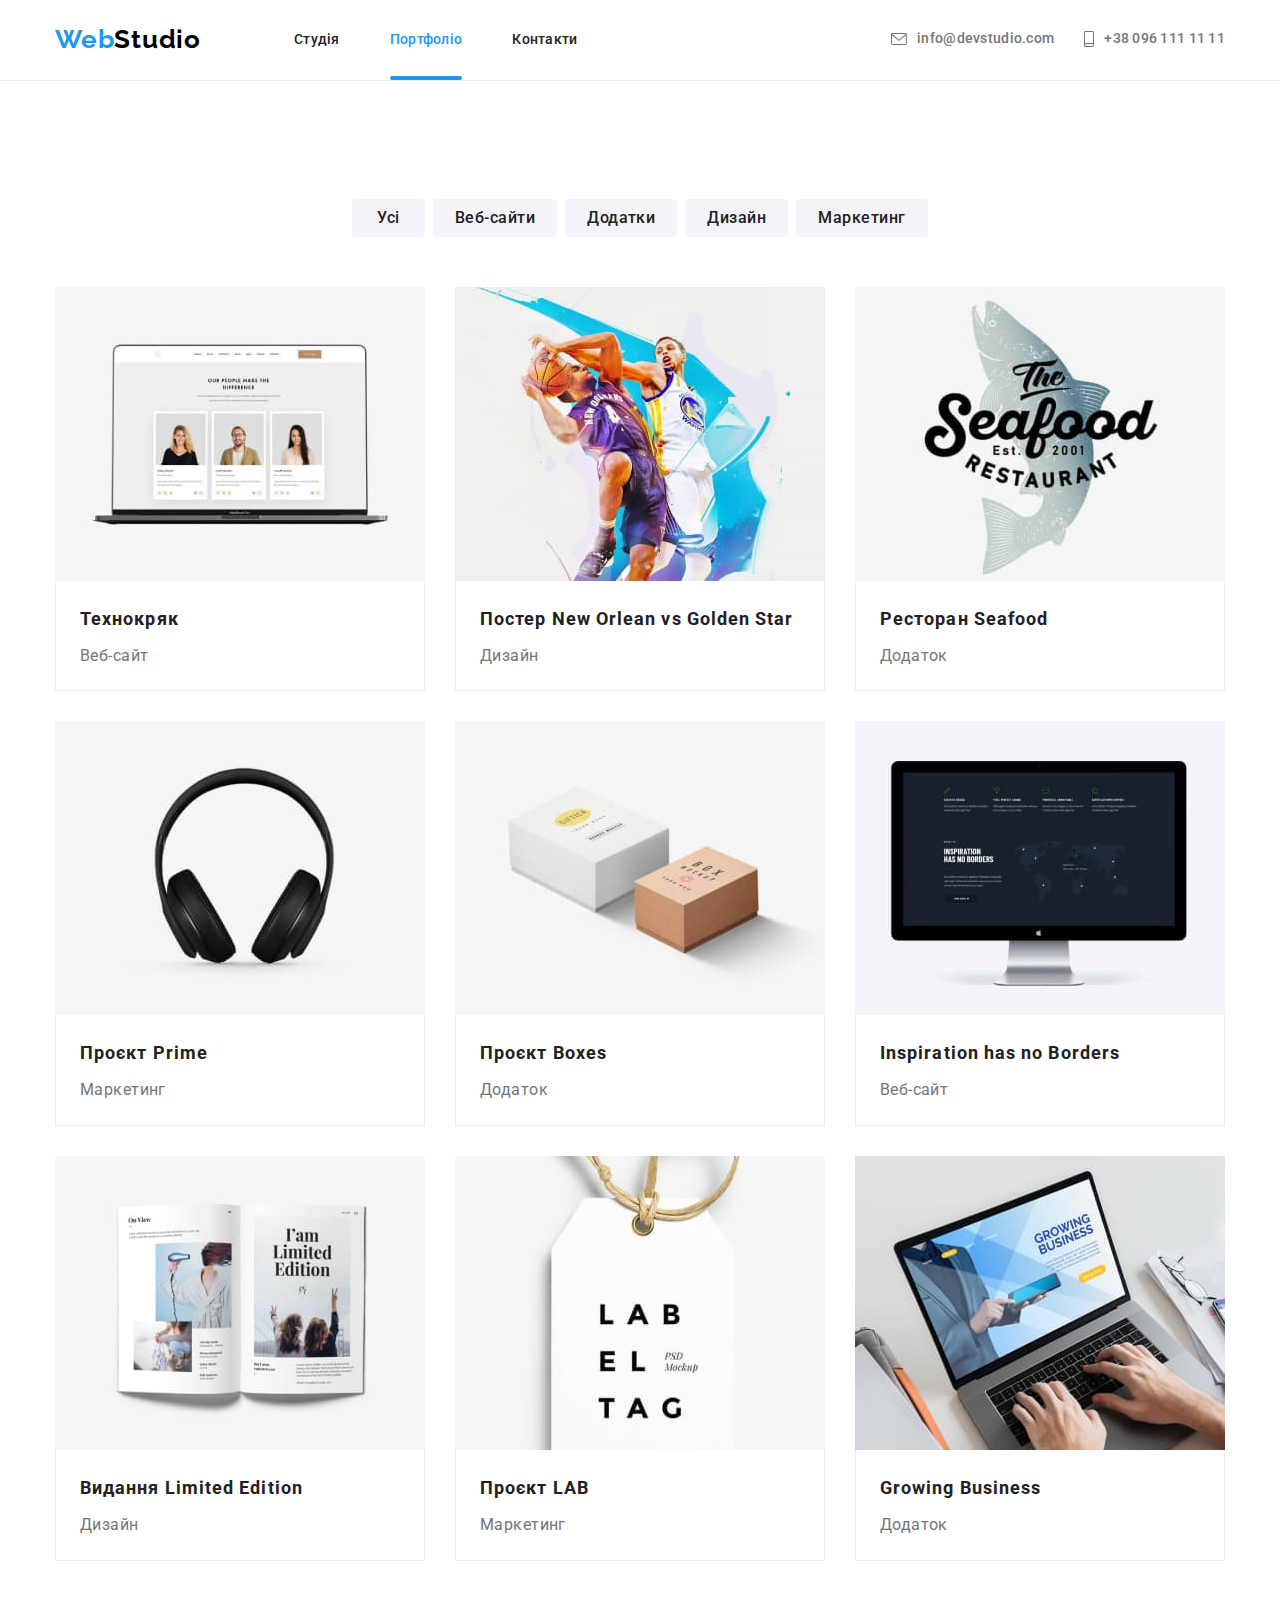
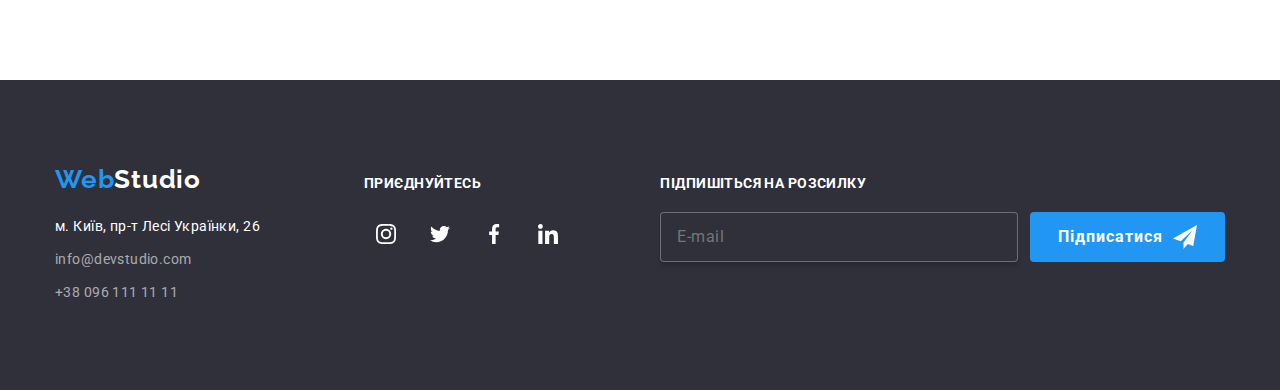
<file: portfolio.html>
<!DOCTYPE html>
<html lang="en">
  <head>
    <meta charset="UTF-8" />
    <meta http-equiv="X-UA-Compatible" content="IE=edge" />
    <meta name="viewport" content="width=device-width, initial-scale=1.0" />
    <title>Document</title>
    <link rel="preconnect" href="https://fonts.googleapis.com" />
    <link rel="preconnect" href="https://fonts.gstatic.com" crossorigin />
    <link
      href="https://fonts.googleapis.com/css2?family=Raleway:wght@700&family=Roboto:wght@400;500;700;900&display=swap"
      rel="stylesheet"
    />
    <link
      rel="stylesheet"
      href="https://cdn.jsdelivr.net/npm/modern-normalize@1.1.0/modern-normalize.min.css"
    />
    <link rel="stylesheet" href="css/main.min.css" />
  </head>
  <body>
    <!-- Шапка сайту -->
    <header class="page-header">
      <div class="container">
        <nav class="main-nav">
          <a href="./index.html" class="logo logo-nav"
            >Web<span class="logo-main logo-nav">Studio</span>
          </a>
          <ul class="list site-nav">
            <li class="site-nav-item">
              <a href="./index.html" class="link nav-link">Студія </a>
            </li>
            <li class="site-nav-item">
              <a href="./portfolio.html" class="link nav-link current">Портфоліо </a>
            </li>
            <li class="site-nav-item">
              <a href="./index.html" class="link nav-link">Контакти </a>
            </li>
          </ul>
        </nav>
        <ul class="auts-nav list">
          <li class="auts-nav-item">
            <a href="mailto:info@devstudio.com" class="link">
              <svg class="auts-nav-icon" width="16" height="12">
                <use href="./images/icons.svg#envelope"></use>
              </svg>
              info@devstudio.com
            </a>
          </li>
          <li class="auts-nav-item">
            <a href="tel:380961111111" class="link">
              <svg class="auts-nav-icon" width="10" height="16">
                <use href="./images/icons.svg#smartphone"></use>
              </svg>
              +38 096 111 11 11
            </a>
          </li>
        </ul>
      </div>
    </header>
    <main>
      <!-- Портфоліо -->

      <section class="portfolio main-portfolio">
        <div class="container">
          <h1 class="visually-hidden">Portfolio</h1>
          <ul class="list button-list">
            <li class="button-item">
              <button class="portfolio-button first" type="button">Усі</button>
            </li>
            <li class="button-item">
              <button class="portfolio-button" type="button">Веб-сайти</button>
            </li>
            <li class="button-item">
              <button class="portfolio-button" type="button">Додатки</button>
            </li>
            <li class="button-item">
              <button class="portfolio-button" type="button">Дизайн</button>
            </li>
            <li class="button-item">
              <button class="portfolio-button" type="button">Маркетинг</button>
            </li>
          </ul>

          <!-- Портфоліо лінк -->
          <ul class="list portfolio-icon">
            <li class="item">
              <a class="portfolio-img" href="./">
                <div class="card-overlay">
                  <img src="images/technocrack.jpg" alt="Technocrack" width="370" />
                  <div class="overlay">
                    <p class="overlay-post">
                      Ресурс пропонує комплексні пропозиції з різним рівнем функціоналу та сервісів.
                      Все це дозволить відвідувачу отримати вичерпні відомості про компанію чи
                      приватну особу.
                    </p>
                  </div>
                </div>
                <div class="card-text">
                  <h2 class="portfolio-title">Технокряк</h2>
                  <p class="portfolio-text">Веб-сайт</p>
                </div>
              </a>
            </li>

            <li class="item">
              <a class="portfolio-img" href="./">
                <div class="card-overlay">
                  <img
                    src="images/new-orlean-poster.jpg"
                    alt="New Orlean vs Golden Star poster"
                    width="370"
                  />
                  <div class="overlay">
                    <p class="overlay-post">
                      Ресурс пропонує комплексні пропозиції з різним рівнем функціоналу та сервісів.
                      Все це дозволить відвідувачу отримати вичерпні відомості про компанію чи
                      приватну особу.
                    </p>
                  </div>
                </div>

                <div class="card-text">
                  <h2 class="portfolio-title">Постер New Orlean vs Golden Star</h2>
                  <p class="portfolio-text">Дизайн</p>
                </div>
              </a>
            </li>

            <li class="item">
              <a class="portfolio-img" href="./">
                <div class="card-overlay">
                  <img
                    src="images/seafood-restaurant.jpg"
                    alt="Seafood Restaurant
                            "
                    width="370"
                  />
                  <div class="overlay">
                    <p class="overlay-post">
                      Ресурс пропонує комплексні пропозиції з різним рівнем функціоналу та сервісів.
                      Все це дозволить відвідувачу отримати вичерпні відомості про компанію чи
                      приватну особу.
                    </p>
                  </div>
                </div>
                <div class="card-text">
                  <h2 class="portfolio-title">Ресторан Seafood</h2>
                  <p class="portfolio-text">Додаток</p>
                </div>
              </a>
            </li>

            <li class="item">
              <a class="portfolio-img" href="./">
                <div class="card-overlay">
                  <img src="images/headphones-project.jpg" alt="Project Prime" width="370" />
                  <div class="overlay">
                    <p class="overlay-post">
                      Ресурс пропонує комплексні пропозиції з різним рівнем функціоналу та сервісів.
                      Все це дозволить відвідувачу отримати вичерпні відомості про компанію чи
                      приватну особу.
                    </p>
                  </div>
                </div>
                <div class="card-text">
                  <h2 class="portfolio-title">Проєкт Prime</h2>
                  <p class="portfolio-text">Маркетинг</p>
                </div>
              </a>
            </li>

            <li class="item">
              <a class="portfolio-img" href="./">
                <div class="card-overlay">
                  <img src="images/project-boxes.jpg" alt="Project Boxes" width="370" />
                  <div class="overlay">
                    <p class="overlay-post">
                      Ресурс пропонує комплексні пропозиції з різним рівнем функціоналу та сервісів.
                      Все це дозволить відвідувачу отримати вичерпні відомості про компанію чи
                      приватну особу.
                    </p>
                  </div>
                </div>
                <div class="card-text">
                  <h2 class="portfolio-title">Проєкт Boxes</h2>
                  <p class="portfolio-text">Додаток</p>
                </div>
              </a>
            </li>

            <li class="item">
              <a class="portfolio-img" href="./">
                <div class="card-overlay">
                  <img
                    src="images/inspiration-has-no-borders.jpg"
                    alt="Inspiration has no Borders"
                    width="370"
                  />
                  <div class="overlay">
                    <p class="overlay-post">
                      Ресурс пропонує комплексні пропозиції з різним рівнем функціоналу та сервісів.
                      Все це дозволить відвідувачу отримати вичерпні відомості про компанію чи
                      приватну особу.
                    </p>
                  </div>
                </div>
                <div class="card-text">
                  <h2 class="portfolio-title">Inspiration has no Borders</h2>
                  <p class="portfolio-text">Веб-сайт</p>
                </div>
              </a>
            </li>

            <li class="item">
              <a class="portfolio-img" href="./">
                <div class="card-overlay">
                  <img src="images/edition-limited.jpg" alt="Edition Limited" width="370" />
                  <div class="overlay">
                    <p class="overlay-post">
                      Ресурс пропонує комплексні пропозиції з різним рівнем функціоналу та сервісів.
                      Все це дозволить відвідувачу отримати вичерпні відомості про компанію чи
                      приватну особу.
                    </p>
                  </div>
                </div>

                <div class="card-text">
                  <h2 class="portfolio-title">Видання Limited Edition</h2>
                  <p class="portfolio-text">Дизайн</p>
                </div>
              </a>
            </li>

            <li class="item">
              <a class="portfolio-img" href="./">
                <div class="card-overlay">
                  <img src="images/lab-project.jpg" alt="LAB project" width="370" />
                  <div class="overlay">
                    <p class="overlay-post">
                      Ресурс пропонує комплексні пропозиції з різним рівнем функціоналу та сервісів.
                      Все це дозволить відвідувачу отримати вичерпні відомості про компанію чи
                      приватну особу.
                    </p>
                  </div>
                </div>
                <div class="card-text">
                  <h2 class="portfolio-title">Проєкт LAB</h2>
                  <p class="portfolio-text">Маркетинг</p>
                </div>
              </a>
            </li>

            <li class="item">
              <a class="portfolio-img" href="./">
                <div class="card-overlay">
                  <img src="images/growing-business.jpg" alt="Growing Business" width="370" />
                  <div class="overlay">
                    <p class="overlay-post">
                      Ресурс пропонує комплексні пропозиції з різним рівнем функціоналу та сервісів.
                      Все це дозволить відвідувачу отримати вичерпні відомості про компанію чи
                      приватну особу.
                    </p>
                  </div>
                </div>
                <div class="card-text">
                  <h2 class="portfolio-title">Growing Business</h2>
                  <p class="portfolio-text">Додаток</p>
                </div>
              </a>
            </li>
          </ul>
        </div>
      </section>
    </main>

    <footer class="section-footer">
      <div class="container container-footer">
        <div class="address-box">
          <a class="logo logo-nav-footer" href="./index.htmlp"
            >Web<span class="logo-footer logo-nav">Studio</span>
          </a>
          <address>
            <ul class="list footer-contacts">
              <li class="address-item">
                <a
                  class="address-footer"
                  href="https://www.google.com/maps/d/viewer?mid=10uSM3H-mIU3GznYo2szRIEphczw&h"
                  target="blank "
                  rel="noopener noreferrer"
                  >м. Київ, пр-т Лесі Українки, 26</a
                >
              </li>
              <li class="mail-item">
                <a class="mail-footer" href="mailto:info@devstudio.com">info@devstudio.com</a>
              </li>
              <li class="tel-item">
                <a class="tel-footer" href="tel:+380961111111">+38 096 111 11 11</a>
              </li>
            </ul>
          </address>
        </div>

        <div class="link-box-footer">
          <b class="footer-text"> приєднуйтесь</b>
          <ul class="footer-list footer-list">
            <li class="list footer-icon">
              <a class="team-list--icon" href="./index.html">
                <svg width="20" height="20">
                  <use href="./images/icons.svg#instagram"></use>
                </svg>
              </a>
            </li>
            <li class="list footer-icon">
              <a class="team-list--icon" href="./index.html">
                <svg width="20" height="20">
                  <use href="./images/icons.svg#twitter"></use>
                </svg>
              </a>
            </li>

            <li class="list footer-icon">
              <a class="team-list--icon" href="./index.html">
                <svg width="20" height="20">
                  <use href="./images/icons.svg#facebook"></use>
                </svg>
              </a>
            </li>

            <li class="list footer-icon">
              <a class="team-list--icon" href="./index.html">
                <svg width="20" height="20">
                  <use href="./images/icons.svg#linkedin"></use>
                </svg>
              </a>
            </li>
          </ul>
        </div>

        <div class="form-box">
          <h3 class="title-box-footer">Підпишіться на розсилку</h3>
          <form class="subscribe-form">
            <input
              class="subscribe-input"
              type="email"
              name="email"
              placeholder="E-mail"
              required
            />
            <button class="subscribe-button button">
              <span>Підписатися</span>
              <svg class="subscribe-icon" width="24" height="24">
                <use href="./images/icons.svg#icon-send"></use>
              </svg>
            </button>
          </form>
        </div>
      </div>
    </footer>
  </body>
</html>
</file>
<file: css/main.min.css>
:root{--dark-bgc: #2f303a;--lighter-bgc: #f5f4fa;--lightest-bgc: #f5f5f5;--main-ctext: #212121;--additional-ctext: #757575;--footer-ctext: rgba(255, 255, 255, 0.6);--accent-color: #2196f3;--white: #ffffff;--black: #000000;--container-bg: #eeeeee;--border-color: #ECECEC;--icon-text: #AFB1B8;--icon-bcg: rgba(255, 255, 255, 0.1);--cubic: cubic-bezier(0.4, 0, 0.2, 1);--secondary-tx-clr: rgba(117, 117, 117, 1)}.visually-hidden{position:absolute;width:1px;height:1px;margin:-1px;border:0;padding:0;white-space:nowrap;-webkit-clip-path:inset(100%);clip-path:inset(100%);clip:rect(0 0 0 0);overflow:hidden}body{background-color:var(--white);color:var(--main-ctext);font-family:Roboto,sans-serif;font-size:14px;letter-spacing:.03em}h1,h2,h3,h4,h5,h6,ul,p{margin:0;padding:0}a{text-decoration:none}.list{list-style:none}.link{text-decoration:none;color:inherit}img{display:block;max-width:100%;height:auto}.button{display:block;cursor:pointer;border:none;border-radius:4px}.container{margin:0 auto;padding:0 15px}@media screen and (max-width: 767px){.container{width:480px;margin:0 auto}}@media screen and (min-width: 768px){.container{width:768px}}@media screen and (min-width: 1200px){.container{width:1200px;padding-top:24px;padding-bottom:25px}}.section{padding-top:94px;padding-bottom:94px}header{border-bottom:1px solid var(--border-color)}.page-header .container{display:-webkit-box;display:-ms-flexbox;display:flex;-webkit-box-align:center;-ms-flex-align:center;align-items:center}@media screen and (max-width: 767px){.page-header{display:-webkit-box;display:-ms-flexbox;display:flex}}.main-nav{display:-webkit-box;display:-ms-flexbox;display:flex;-webkit-box-align:center;-ms-flex-align:center;align-items:center}.page-header .logo-nav:hover,.page-header .logo-nav:focus{color:var(--main-ctext);color:var(--accent-color)}.logo{margin-right:93px;color:var(--accent-color);font-family:Raleway,cursive;font-weight:700;font-size:26px;line-height:1.19;letter-spacing:.03em}.logo-main{color:var(--black);font-family:Raleway,cursive;font-size:26px;line-height:1.19;letter-spacing:.03em;-webkit-transition:color 250ms var(--cubic);transition:color 250ms var(--cubic)}.site-nav{display:none}@media screen and (min-width: 768px){.site-nav{display:-webkit-box;display:-ms-flexbox;display:flex}}.nav-link{position:relative;padding-top:32px;padding-bottom:32px;-webkit-transition:color 250ms var(--cubic);transition:color 250ms var(--cubic)}.nav-link.current::after{content:"";position:absolute;bottom:0;left:0;margin-bottom:-1px;display:block;width:100%;height:4px;border-radius:2px;background-color:var(--accent-color);-webkit-transition:color 250ms var(--cubic);transition:color 250ms var(--cubic)}.site-nav .link{font-family:inherit;color:var(--main-ctext);font-weight:500;font-size:14px;line-height:1.14;letter-spacing:.02em}.site-nav .link.current{color:var(--accent-color)}.site-nav .link:hover,.site-nav .link:focus{color:var(--accent-color)}.site-nav-item:not(:last-child){margin-right:50px}.auts-nav{display:none}@media screen and (min-width: 768px){.auts-nav{display:-webkit-box;display:-ms-flexbox;display:flex;margin-left:auto}}.auts-nav-icon{margin-right:10px;fill:currentColor}.auts-nav.list .link{display:-webkit-box;display:-ms-flexbox;display:flex;-webkit-box-align:center;-ms-flex-align:center;align-items:center;margin-left:30px;color:var(--additional-ctext);font-weight:500;font-size:14px;line-height:1.14;letter-spacing:.02em;-webkit-transition:color 250ms var(--cubic);transition:color 250ms var(--cubic)}.auts-nav .link:hover,.auts-nav .link:focus{color:var(--accent-color)}.hero{max-width:1600px;height:600px;margin-left:auto;margin-right:auto;padding-top:200px;padding-bottom:200px;text-align:center;background-color:var(--dark-bgc);background-image:-webkit-gradient(linear, left top, right top, from(rgba(47, 48, 58, 0.4)), to(rgba(47, 48, 58, 0.4))),url(../images/background-hero.jpg);background-image:linear-gradient(to right, rgba(47, 48, 58, 0.4), rgba(47, 48, 58, 0.4)),url(../images/background-hero.jpg);background-repeat:no-repeat;background-position:center;background-size:cover}.hero-title{margin-bottom:30px;color:var(--white);font-weight:900;font-size:44px;line-height:1.36;letter-spacing:.06em;text-transform:uppercase}.hero-button{margin-left:auto;margin-right:auto;padding:10px 32px;background-color:var(--accent-color);color:var(--white);font-family:inherit;font-weight:700;font-size:16px;line-height:1.87;-webkit-box-align:center;-ms-flex-align:center;align-items:center;letter-spacing:.06em;cursor:pointer;border-radius:4px;border:none;-webkit-transition:background-color 250ms var(--cubic),-webkit-box-shadow 250ms var(--cubic);transition:background-color 250ms var(--cubic),-webkit-box-shadow 250ms var(--cubic);transition:background-color 250ms var(--cubic),box-shadow 250ms var(--cubic);transition:background-color 250ms var(--cubic),box-shadow 250ms var(--cubic),-webkit-box-shadow 250ms var(--cubic)}.hero-button:hover,.hero-button:focus{background-color:#188ce8;-webkit-box-shadow:1px 4px 6px 0px rgba(0,0,0,.16),0px 4px 4px 0px rgba(0,0,0,.06),0px 1px 1px 0px rgba(0,0,0,.12);box-shadow:1px 4px 6px 0px rgba(0,0,0,.16),0px 4px 4px 0px rgba(0,0,0,.06),0px 1px 1px 0px rgba(0,0,0,.12)}@media screen and (min-width: 480px){.benefits{display:block}}@media screen and (min-width: 768px)and (max-width: 1199px){.benefits{display:-webkit-box;display:-ms-flexbox;display:flex;-ms-flex-wrap:wrap;flex-wrap:wrap;gap:30px}}@media screen and (min-width: 1200px){.benefits{display:-webkit-box;display:-ms-flexbox;display:flex}}@media screen and (min-width: 768px){.benefits__item{width:calc((100% - 60px)/2)}}@media screen and (min-width: 1200px){.benefits__item:not(:last-child){margin-right:30px}}.benefits-blok{padding-top:94px;padding-bottom:0}.benefits__icon{height:120px;background-color:#f5f4fa;display:-webkit-box;display:-ms-flexbox;display:flex;-webkit-box-align:center;-ms-flex-align:center;align-items:center;-webkit-box-pack:center;-ms-flex-pack:center;justify-content:center;margin-bottom:30px}@media screen and (min-width: 480px){.benefits__icon{width:450px}}@media screen and (min-width: 768px){.benefits__icon{width:354px}}@media screen and (min-width: 1200px){.benefits__icon{width:270px}}.benefits__title{margin-bottom:10px;color:var(--main-ctext);font-weight:700;font-size:14px;line-height:.87;text-transform:uppercase}@media screen and (min-width: 480px)and (max-width: 767px){.benefits__title{display:-webkit-box;display:-ms-flexbox;display:flex;-webkit-box-align:center;-ms-flex-align:center;align-items:center;-webkit-box-pack:center;-ms-flex-pack:center;justify-content:center}}.benefits__text{color:var(--additional-ctext);line-height:1.7}@media screen and (min-width: 480px)and (max-width: 767px){.benefits__text{margin-bottom:30px}}.work-blok{padding-bottom:94px}.work-section{margin-bottom:50px;color:var(--main-ctext);font-weight:700;font-size:36px;line-height:1.17;text-align:center}.work-container .list{display:-webkit-box;display:-ms-flexbox;display:flex;margin-left:auto;margin-right:auto}.work-item{margin-left:30px}.work-item__blok{position:relative}.overlay-block{display:-webkit-box;display:-ms-flexbox;display:flex;-webkit-box-pack:center;-ms-flex-pack:center;justify-content:center;-webkit-box-align:center;-ms-flex-align:center;align-items:center;position:absolute;bottom:0;left:0;width:100%;height:70px;background-color:rgba(47,48,58,.8)}.overlay-block__text{font-weight:700;font-size:14px;line-height:1.14;text-align:center;letter-spacing:.03em;text-transform:uppercase;color:var(--white)}.comand-container .list{display:-webkit-box;display:-ms-flexbox;display:flex}.comand__item{background-color:var(--white);border-radius:4px;-webkit-box-shadow:0px 2px 1px 0px rgba(0,0,0,.2),0px 1px 1px 0px rgba(0,0,0,.14),0px 1px 3px 0px rgba(0,0,0,.12);box-shadow:0px 2px 1px 0px rgba(0,0,0,.2),0px 1px 1px 0px rgba(0,0,0,.14),0px 1px 3px 0px rgba(0,0,0,.12)}.comand__item:not(:last-child){margin-right:30px}.comand-blok{padding-bottom:94px;padding-top:94px}.comand{background-color:var(--lighter-bgc)}.comand-title{margin-bottom:50px;color:var(--main-ctext);font-weight:700;font-size:36px;line-height:1.17;text-align:center}.comand__caption{margin-bottom:10px;color:var(--main-ctext);font-style:normal;font-weight:500;font-size:16px;line-height:1.19;text-align:center}.comand-description{padding-top:30px;padding-bottom:30px}.comand__subtitle{color:var(--additional-ctext);font-weight:400;font-size:16px;line-height:1.19;text-align:center}.team-list{-webkit-box-align:center;-ms-flex-align:center;align-items:center;-webkit-box-pack:center;-ms-flex-pack:center;justify-content:center;display:-webkit-box;display:-ms-flexbox;display:flex;gap:10px;margin-top:16px}.team-list--icon{display:-webkit-box;display:-ms-flexbox;display:flex;-webkit-box-pack:center;-ms-flex-pack:center;justify-content:center;-webkit-box-align:center;-ms-flex-align:center;align-items:center;width:44px;height:44px;border-radius:50%;fill:#afb1b8;-webkit-transition:color 250ms var(--cubic),background-color 250ms var(--cubic),fill 250ms var(--cubic);transition:color 250ms var(--cubic),background-color 250ms var(--cubic),fill 250ms var(--cubic)}.team-list--icon:hover,.team-list--icon:focus{background-color:var(--accent-color);fill:var(--white)}.title-client{color:var(--main-ctext);font-weight:700;font-size:36px;line-height:1.16;text-align:center;margin-bottom:50px;letter-spacing:.03em}.list-client{display:-webkit-box;display:-ms-flexbox;display:flex}.icon-client{display:-webkit-box;display:-ms-flexbox;display:flex;width:170px;height:92px;-webkit-box-pack:center;-ms-flex-pack:center;justify-content:center;-webkit-box-align:center;-ms-flex-align:center;align-items:center;border:1px solid #afb1b8;border-radius:4px;fill:#afb1b8;-webkit-transition:color 250ms var(--cubic),border-color 250ms var(--cubic),fill 250ms var(--cubic);transition:color 250ms var(--cubic),border-color 250ms var(--cubic),fill 250ms var(--cubic)}.item-client .icon-client:hover,.item-client .icon-client:focus{fill:var(--accent-color);border-color:var(--accent-color)}.item-client:not(:last-child){margin-right:30px}.container-footer{display:-webkit-box;display:-ms-flexbox;display:flex;-webkit-box-align:baseline;-ms-flex-align:baseline;align-items:baseline}.section-footer{padding-top:60px;padding-bottom:60px;background-color:var(--dark-bgc)}.address-box{margin-right:70px}.section-footer .logo-nav:hover,.section-footer .logo-nav:focus{color:var(--white);color:var(--accent-color)}.section-footer .mail-footer:hover,.section-footer .mail-footer:focus{color:var(--accent-color)}.section-footer .address-footer:hover,.section-footer .address-footer:focus{color:var(--accent-color)}.section-footer .tel-footer:hover,.section-footer .tel-footer:focus{color:var(--accent-color)}.logo-footer{color:var(--white);font-family:Raleway,cursive;font-style:normal;font-weight:700;font-size:26px;line-height:1.19;letter-spacing:.03em;-webkit-transition:color 250ms var(--cubic);transition:color 250ms var(--cubic)}.logo.logo-nav-footer{display:inline-block;margin-bottom:20px}.address-footer{color:var(--white);font-style:normal;font-weight:400;font-size:14px;line-height:1.7;letter-spacing:.03em;-webkit-transition:color 250ms var(--cubic);transition:color 250ms var(--cubic)}.address-item{padding:0;margin-bottom:9px}.mail-footer{color:var(--footer-ctext);font-style:normal;font-weight:400;font-size:14px;line-height:1.7;letter-spacing:.03em;-webkit-transition:color 250ms var(--cubic);transition:color 250ms var(--cubic)}.mail-item{margin-bottom:9px}.tel-footer{color:var(--footer-ctext);font-style:normal;font-weight:400;font-size:14px;line-height:1.7;letter-spacing:.03em;-webkit-transition:color 250ms var(--cubic);transition:color 250ms var(--cubic)}.footer-text{color:var(--white);margin-bottom:20px;font-weight:700;font-size:14px;line-height:1.14;letter-spacing:.03em;text-transform:uppercase}.footer-icon{margin-right:10px;width:44px;height:44px}.footer-icon svg{fill:var(--white)}.footer-icon.team-icon{background-color:var(--icon-bcg)}.footer-icon .team-icon:hover,.footer-icon .team-icon:focus{background-color:var(--accent-color)}.footer-list{display:-webkit-box;display:-ms-flexbox;display:flex;margin-top:20px}.form-box{margin-left:auto}.title-box-footer{color:var(--white);font-weight:700;font-size:14px;line-height:1.17;letter-spacing:.03em;text-transform:uppercase}.subscribe-form{display:-webkit-box;display:-ms-flexbox;display:flex;margin-top:20px}.subscribe-input{width:358px;height:50px;color:var(--footer-ctext);background-color:var(--dark-bgc);-webkit-box-shadow:0px 4px 4px 0px rgba(0,0,0,.15);box-shadow:0px 4px 4px 0px rgba(0,0,0,.15);border:1px solid rgba(255,255,255,.3);border-radius:4px;font-size:16px;line-height:1.25;letter-spacing:.03em;padding-top:15px;padding-left:16px;padding-bottom:15px}.subscribe-button{display:-webkit-box;display:-ms-flexbox;display:flex;text-align:center;-webkit-box-align:center;-ms-flex-align:center;align-items:center;padding:10px 28px;margin-left:12px;color:var(--white);background-color:var(--accent-color);font-weight:700;font-size:16px;line-height:1.87;letter-spacing:.06em;-webkit-transition:-webkit-box-shadow 250ms var(--cubic);transition:-webkit-box-shadow 250ms var(--cubic);transition:box-shadow 250ms var(--cubic);transition:box-shadow 250ms var(--cubic), -webkit-box-shadow 250ms var(--cubic)}.subscribe-button:hover,.subscribe-button:focus{-webkit-box-shadow:0px 4px 4px 0px rgba(0,0,0,.15);box-shadow:0px 4px 4px 0px rgba(0,0,0,.15)}.subscribe-icon{margin-left:10px}.main-portfolio{padding-top:94px;padding-bottom:94px}.button-list{display:-webkit-box;display:-ms-flexbox;display:flex;-webkit-box-pack:center;-ms-flex-pack:center;justify-content:center;text-align:center;margin-bottom:50px}.button-item:not(:last-child){margin-right:8px}.portfolio-button.first{padding:6px 25px}.portfolio-button{padding:6px 22px;cursor:pointer;background-color:var(--lighter-bgc);color:var(--main-ctext);font-family:inherit;font-weight:500;font-size:16px;line-height:1.6;text-align:center;letter-spacing:.03em;border-radius:4px;border-style:none;-webkit-transition:color 250ms var(--cubic),background-color 250ms var(--cubic),-webkit-box-shadow 250ms var(--cubic);transition:color 250ms var(--cubic),background-color 250ms var(--cubic),-webkit-box-shadow 250ms var(--cubic);transition:color 250ms var(--cubic),background-color 250ms var(--cubic),box-shadow 250ms var(--cubic);transition:color 250ms var(--cubic),background-color 250ms var(--cubic),box-shadow 250ms var(--cubic),-webkit-box-shadow 250ms var(--cubic)}.portfolio-button:hover,.portfolio-button:focus{-webkit-box-shadow:1px 4px 6px 0px rgba(0,0,0,.16),0px 4px 4px 0px rgba(0,0,0,.06),0px 1px 1px 0px rgba(0,0,0,.12);box-shadow:1px 4px 6px 0px rgba(0,0,0,.16),0px 4px 4px 0px rgba(0,0,0,.06),0px 1px 1px 0px rgba(0,0,0,.12);background-color:var(--accent-color);color:var(--white)}.portfolio-icon{display:-webkit-box;display:-ms-flexbox;display:flex;-ms-flex-wrap:wrap;flex-wrap:wrap;margin-right:-30px;margin-bottom:-30px}.portfolio-icon>.item{-ms-flex-preferred-size:calc(33.3333333333% - 30px);flex-basis:calc(33.3333333333% - 30px);margin-right:30px;margin-bottom:30px}.portfolio-title{margin-bottom:4px;color:var(--main-ctext);font-weight:700;font-size:18px;line-height:2;letter-spacing:.06em}.portfolio-text{color:var(--additional-ctext);font-size:16px;line-height:1.87}.portfolio-img{display:block;-webkit-transition:-webkit-box-shadow 250ms var(--cubic);transition:-webkit-box-shadow 250ms var(--cubic);transition:box-shadow 250ms var(--cubic);transition:box-shadow 250ms var(--cubic), -webkit-box-shadow 250ms var(--cubic)}.portfolio-img:hover,.portfolio-img:focus{-webkit-box-shadow:1px 4px 6px 0px rgba(0,0,0,.16),0px 4px 4px 0px rgba(0,0,0,.06),0px 1px 1px 0px rgba(0,0,0,.12);box-shadow:1px 4px 6px 0px rgba(0,0,0,.16),0px 4px 4px 0px rgba(0,0,0,.06),0px 1px 1px 0px rgba(0,0,0,.12)}.overlay{display:-webkit-box;display:-ms-flexbox;display:flex;-webkit-box-align:center;-ms-flex-align:center;align-items:center;-webkit-box-pack:center;-ms-flex-pack:center;justify-content:center;-webkit-transform:translateY(100%);transform:translateY(100%);-webkit-transition:-webkit-transform 250ms var(--cubic);transition:-webkit-transform 250ms var(--cubic);transition:transform 250ms var(--cubic);transition:transform 250ms var(--cubic), -webkit-transform 250ms var(--cubic);position:absolute;top:0;left:0;width:100%;height:100%}.portfolio-img:hover .overlay,.portfolio-img:focus .overlay{-webkit-transform:translateY(0);transform:translateY(0)}.overlay-post{font-weight:400;font-size:18px;line-height:1.55;letter-spacing:.03em;color:var(--white);padding:63px 24px;background-color:rgba(33,150,243,.9)}.card-text{padding:20px 24px;border-left:1px solid var(--container-bg);border-right:1px solid var(--container-bg);border-bottom:1px solid var(--container-bg)}.card-overlay{position:relative;overflow:hidden}.backdrop{position:fixed;top:0;left:0;width:100%;height:100%;background-color:rgba(0,0,0,.2);opacity:1;-webkit-transition-property:opacity 250ms var(--cubic);transition-property:opacity 250ms var(--cubic);-webkit-transition-duration:500ms;transition-duration:500ms}.backdrop.is-hidden{opacity:0;visibility:hidden;pointer-events:none}.modal{position:absolute;top:50%;left:50%;-webkit-transform:translate(-50%, -50%);transform:translate(-50%, -50%);width:528px;border-radius:4px;background-color:#fff;-webkit-box-shadow:0px 2px 1px 0px rgba(0,0,0,.2),0px 1px 1px 0px rgba(0,0,0,.14),0px 1px 3px 0px rgba(0,0,0,.12);box-shadow:0px 2px 1px 0px rgba(0,0,0,.2),0px 1px 1px 0px rgba(0,0,0,.14),0px 1px 3px 0px rgba(0,0,0,.12);z-index:1000;padding:40px}.modal-title{text-align:center;font-weight:700;font-size:20px;line-height:1.17;margin-bottom:12px}.close-btn{display:-webkit-box;display:-ms-flexbox;display:flex;-webkit-box-align:center;-ms-flex-align:center;align-items:center;-webkit-box-pack:center;-ms-flex-pack:center;justify-content:center;-webkit-transition:fill 250ms var(--cubic);transition:fill 250ms var(--cubic);position:absolute;top:8px;right:8px;width:30px;height:30px;padding:0;background-color:#fff;border-radius:50%;border:1px solid rgba(0,0,0,.1);cursor:pointer}.close-btn:hover{fill:#2196f3}.form-field{font-size:12px;line-height:1.17;letter-spacing:.01em;color:var(--secondary-tx-clr)}.form-group{position:relative;display:-webkit-box;display:-ms-flexbox;display:flex;-webkit-box-orient:vertical;-webkit-box-direction:normal;-ms-flex-direction:column;flex-direction:column;margin-bottom:10px;margin-top:4px}.form-input{padding-left:42px;width:100%;height:40px;border:1px solid rgba(33,33,33,.2);border-radius:4px;outline:rgba(0,0,0,0);-webkit-transition:border-color 250ms var(--cubic);transition:border-color 250ms var(--cubic);cursor:pointer}.form-input:hover,.form-input:focus{border-color:#2196f3}.form-input:hover+.name-icon{fill:#2196f3}.form-input:focus+.name-icon{fill:#2196f3}.form-message{resize:none;width:100%;height:120px;border:1px solid rgba(33,33,33,.2);border-radius:4px;outline:rgba(0,0,0,0);-webkit-transition:border 250ms var(--cubic);transition:border 250ms var(--cubic);cursor:pointer;padding:12px 16px;font-size:12px;line-height:1.16;letter-spacing:.01em}.form-message:hover,.form-message:focus{border-color:#2196f3}.name-icon{position:absolute;top:50%;-webkit-transform:translateY(-50%);transform:translateY(-50%);margin-left:12px;-webkit-transition:fill 250ms var(--cubic);transition:fill 250ms var(--cubic)}.privasy{display:-webkit-box;display:-ms-flexbox;display:flex;-webkit-box-align:center;-ms-flex-align:center;align-items:center;-webkit-box-pack:center;-ms-flex-pack:center;justify-content:center;margin-bottom:30px}.privasy-input{opacity:0}.privasy-input:checked{background-color:var(--accent-color);border-color:rgba(0,0,0,0)}.privasy-input:checked+.privasy-icon .privasy-icon-ntcheck{opacity:0}.privasy-input:checked+.privasy-icon .privasy-icon-sheck{opacity:1}.privasy-icon-ntcheck{opacity:1;-webkit-transition:var(--accent-color);transition:var(--accent-color)}.privasy-icon-sheck{opacity:0;-webkit-transition:var(--white);transition:var(--white)}.privasy-text{font-size:14px;line-height:1.71;letter-spacing:.03em;color:var(--secondary-tx-clr);margin-left:8px;-webkit-user-select:none;-moz-user-select:none;-ms-user-select:none;user-select:none}.privasy-link{color:#2196f3;font-size:14px;line-height:1.71;letter-spacing:.03em;text-decoration:underline}.form-btn{display:-webkit-box;display:-ms-flexbox;display:flex;-webkit-box-align:center;-ms-flex-align:center;align-items:center;text-align:center;padding:10px 52px;margin-left:auto;margin-right:auto;cursor:pointer;font-weight:700;font-size:16px;line-height:1.88;letter-spacing:.06em;color:var(--white);background-color:var(--accent-color);border:none;border-radius:4px;-webkit-transition:-webkit-box-shadow 250ms var(--cubic);transition:-webkit-box-shadow 250ms var(--cubic);transition:box-shadow 250ms var(--cubic);transition:box-shadow 250ms var(--cubic), -webkit-box-shadow 250ms var(--cubic)}.form-btn:hover,.form-btn:focus{-webkit-box-shadow:0px 2px 1px 0px rgba(0,0,0,.2),0px 1px 1px 0px rgba(0,0,0,.14),0px 1px 3px 0px rgba(0,0,0,.12);box-shadow:0px 2px 1px 0px rgba(0,0,0,.2),0px 1px 1px 0px rgba(0,0,0,.14),0px 1px 3px 0px rgba(0,0,0,.12)}.menu-toggle{min-height:40px;min-width:40px;display:-webkit-box;display:-ms-flexbox;display:flex;-webkit-box-align:center;-ms-flex-align:center;align-items:center;-webkit-box-pack:center;-ms-flex-pack:center;justify-content:center;margin-left:auto;padding:0;background-color:rgba(0,0,0,0);cursor:pointer;border:none;border-radius:50%;outline:none}@media(min-width: 768px){.menu-toggle{display:none}}.menu-toggle:hover,.menu-toggle:focus{background-color:rgba(0,0,0,.1);fill:var(--accent-color)}.menu-container{position:fixed;top:0;left:0;width:100vw;height:100vh;padding:32px;background-color:#3f51b5;z-index:999;-webkit-transform:translateX(100%);transform:translateX(100%);-webkit-transition:-webkit-transform 250ms ease-in-out;transition:-webkit-transform 250ms ease-in-out;transition:transform 250ms ease-in-out;transition:transform 250ms ease-in-out, -webkit-transform 250ms ease-in-out}@media screen and (max-width: 319px){.menu-container{display:none}}.menu-container.is-open{-webkit-transform:translateX(0);transform:translateX(0)}.menu-container .menu-toggle{position:absolute;top:10px;right:15px;color:#fff}.mobile-menu{padding:0;margin:0;list-style:none}.mobile-menu .link{font-size:40px;line-height:1.17;letter-spacing:.02em;display:block;margin:32px;color:#212121;text-decoration:none}.mobile-menu .link:hover,.mobile-menu .link:focus{color:var(--accent-color)}/*# sourceMappingURL=main.min.css.map */
</file>
